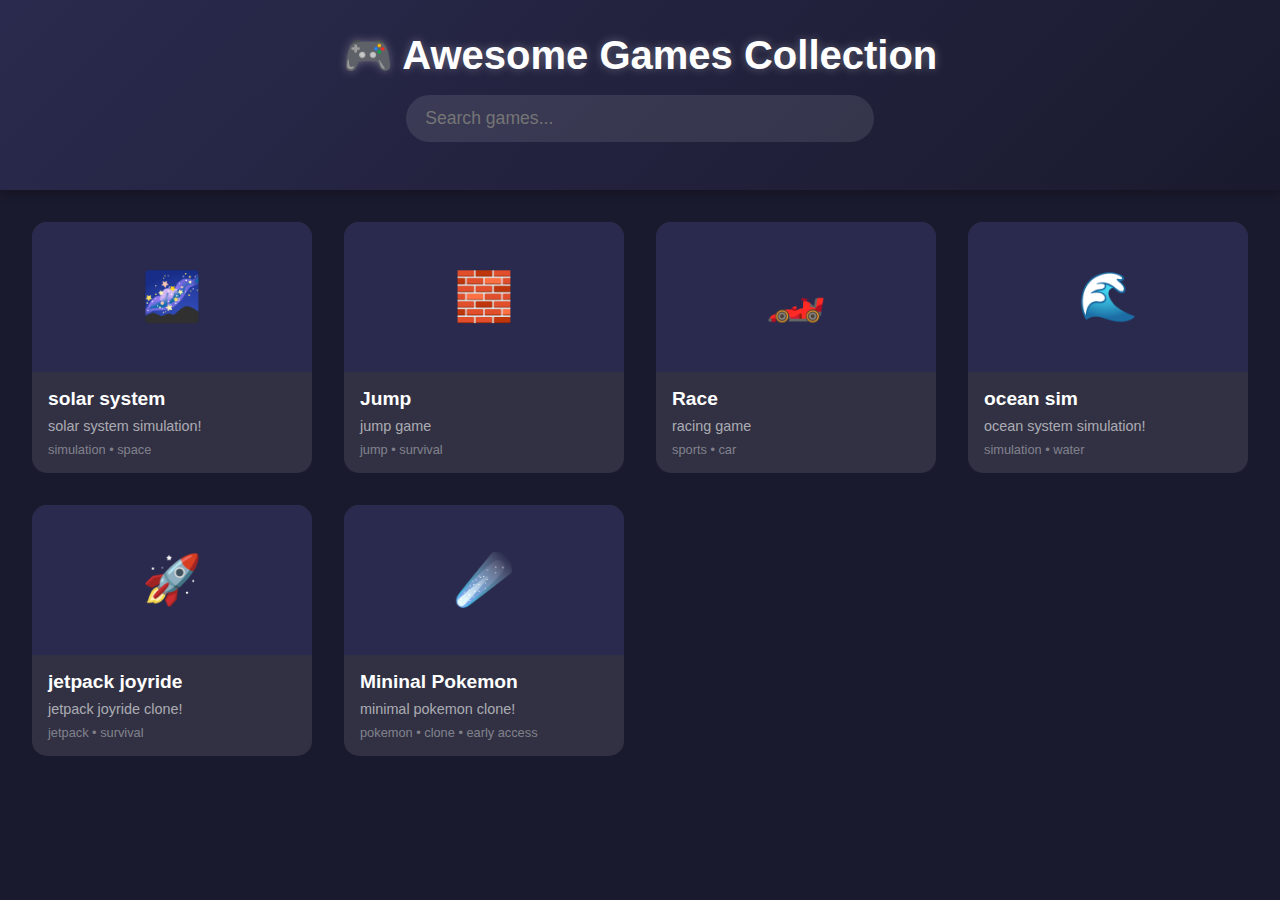
<file: index.html>
<!DOCTYPE html>
<html lang="en">
<head>
    <meta charset="UTF-8">
    <meta name="viewport" content="width=device-width, initial-scale=1.0">
    <title>Awesome Games Collection</title>
    <style>
        * {
            margin: 0;
            padding: 0;
            box-sizing: border-box;
            font-family: 'Segoe UI', Tahoma, Geneva, Verdana, sans-serif;
        }

        body {
            background: #1a1a2e;
            color: white;
        }

        header {
            background: linear-gradient(135deg, #2a2a4e, #1a1a2e);
            padding: 2rem;
            text-align: center;
            box-shadow: 0 2px 10px rgba(0,0,0,0.3);
        }

        h1 {
            font-size: 2.5rem;
            margin-bottom: 1rem;
            color: #fff;
            text-shadow: 0 0 10px rgba(255,255,255,0.3);
        }

        .search-box {
            max-width: 500px;
            margin: 1rem auto;
            padding: 0 1rem;
        }

        #search {
            width: 100%;
            padding: 0.8rem 1.2rem;
            border: none;
            border-radius: 25px;
            background: rgba(255,255,255,0.1);
            color: white;
            font-size: 1.1rem;
            transition: all 0.3s ease;
        }

        #search:focus {
            outline: none;
            background: rgba(255,255,255,0.2);
            box-shadow: 0 0 15px rgba(255,255,255,0.1);
        }

        .games-grid {
            display: grid;
            grid-template-columns: repeat(auto-fill, minmax(250px, 1fr));
            gap: 2rem;
            padding: 2rem;
            max-width: 1400px;
            margin: 0 auto;
        }

        .game-card {
            background: rgba(255,255,255,0.1);
            border-radius: 15px;
            overflow: hidden;
            transition: transform 0.3s ease, box-shadow 0.3s ease;
            cursor: pointer;
        }

        .game-card:hover {
            transform: translateY(-5px);
            box-shadow: 0 5px 20px rgba(0,0,0,0.3);
        }

        .game-thumbnail {
            width: 100%;
            height: 150px;
            background: #2a2a4e;
            display: flex;
            align-items: center;
            justify-content: center;
            font-size: 3rem;
            color: #fff;
        }

        .game-info {
            padding: 1rem;
        }

        .game-title {
            font-size: 1.2rem;
            margin-bottom: 0.5rem;
            color: #fff;
        }

        .game-description {
            font-size: 0.9rem;
            color: rgba(255,255,255,0.6);
            margin-bottom: 0.5rem;
        }

        .game-meta {
            font-size: 0.8rem;
            color: rgba(255,255,255,0.4);
        }

        @media (max-width: 600px) {
            .games-grid {
                grid-template-columns: 1fr;
                padding: 1rem;
            }
            
            header {
                padding: 1rem;
            }
            
            h1 {
                font-size: 2rem;
            }
        }

        .no-games {
            text-align: center;
            padding: 2rem;
            color: rgba(255,255,255,0.6);
            grid-column: 1 / -1;
        }
    </style>
</head>
<body>
    <header>
        <h1>🎮 Awesome Games Collection</h1>
        <div class="search-box">
            <input type="text" id="search" placeholder="Search games...">
        </div>
    </header>
    <div class="games-grid" id="gamesGrid">
        <!-- Games will be populated here -->
    </div>

    <script>
        // Define your games here
        const GAMES = [
            {
                title: 'solar system',
                path: 'games/solarsystem.html',
                description: 'solar system simulation!',
                emoji: '🌌',
                tags: ['simulation', 'space']
            },
            //Add more games here as you create them, for example:
            {
             title: 'Jump',
            path: 'games/jump.html',
            description: 'jump game',
            emoji: '🧱',
            tags: ['jump', 'survival']
            },
            {
             title: 'Race',
            path: 'games/car.html',
            description: 'racing game',
            emoji: '🏎️',
            tags: ['sports', 'car']
            },
            {
                title: 'ocean sim',
                path: 'games/ocean.html',
                description: 'ocean system simulation!',
                emoji: '🌊',
                tags: ['simulation', 'water']
            },
            {
                title: 'jetpack joyride',
                path: 'games/jetpack.html',
                description: 'jetpack joyride clone!',
                emoji: '🚀',
                tags: ['jetpack', 'survival']
            },
            {
                title: 'Mininal Pokemon',
                path: 'games/pokemon.html',
                description: 'minimal pokemon clone!',
                emoji: '☄️',
                tags: ['pokemon', 'clone', 'early access']
            }
        ];

        function displayGames(games) {
            const gamesGrid = document.getElementById('gamesGrid');
            
            if (games.length === 0) {
                gamesGrid.innerHTML = `
                    <div class="no-games">
                        <h2>No games found</h2>
                        <p>No games match your search criteria.</p>
                    </div>
                `;
                return;
            }

            gamesGrid.innerHTML = games.map(game => `
                <div class="game-card" onclick="window.location.href='${game.path}'">
                    <div class="game-thumbnail">${game.emoji}</div>
                    <div class="game-info">
                        <h3 class="game-title">${game.title}</h3>
                        <div class="game-description">${game.description}</div>
                        <div class="game-meta">${game.tags.join(' • ')}</div>
                    </div>
                </div>
            `).join('');
        }

        function setupSearch(allGames) {
            const searchInput = document.getElementById('search');
            searchInput.addEventListener('input', (e) => {
                const searchTerm = e.target.value.toLowerCase();
                const filteredGames = allGames.filter(game => 
                    game.title.toLowerCase().includes(searchTerm) ||
                    game.description.toLowerCase().includes(searchTerm) ||
                    game.tags.some(tag => tag.toLowerCase().includes(searchTerm))
                );
                displayGames(filteredGames);
            });
        }

        // Initialize the page
        window.addEventListener('load', () => {
            displayGames(GAMES);
            setupSearch(GAMES);
        });
    </script>
</body>
</html>
</file>
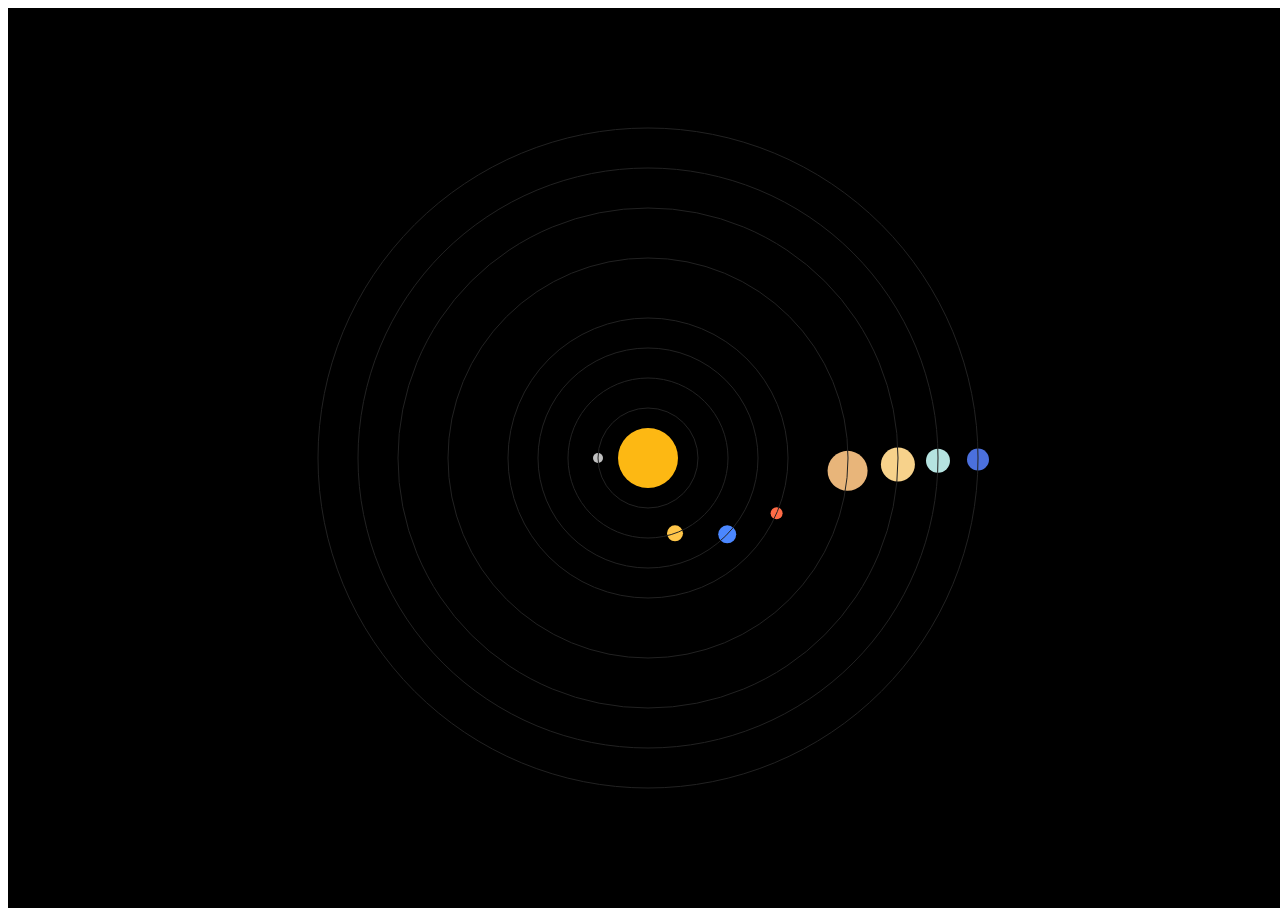
<file: games/solarsystem.html>
<!DOCTYPE html>
<style>
canvas{touch-action:none;background:#000;width:100vw;height:100vh;cursor:move}
</style>
<canvas id="s"></canvas>
<script>
let c=document.getElementById('s'),x=c.getContext('2d'),p={x:0,y:0},d={x:0,y:0},z=1,
planets=[
{n:"Sun",r:30,d:0,s:0,c:"#FDB813"},
{n:"Mercury",r:5,d:50,s:4.1,c:"#C0C0C0"},
{n:"Venus",r:8,d:80,s:1.6,c:"#FFC649"},
{n:"Earth",r:9,d:110,s:1,c:"#4B87FF"},
{n:"Mars",r:6,d:140,s:0.53,c:"#FF6B46"},
{n:"Jupiter",r:20,d:200,s:0.084,c:"#E8B57A"},
{n:"Saturn",r:17,d:250,s:0.034,c:"#F7D28B"},
{n:"Uranus",r:12,d:290,s:0.012,c:"#B5E3E0"},
{n:"Neptune",r:11,d:330,s:0.006,c:"#4B70DD"}
];
function resize(){c.width=window.innerWidth;c.height=window.innerHeight}
resize();window.onresize=resize;
function draw(){
x.setTransform(1,0,0,1,0,0);
x.clearRect(0,0,c.width,c.height);
x.translate(c.width/2+p.x,c.height/2+p.y);
x.scale(z,z);
let t=performance.now()/1000;
planets.forEach(p=>{
let a=t*p.s,px=Math.cos(a)*p.d,py=Math.sin(a)*p.d;
x.beginPath();
x.arc(px,py,p.r,0,2*Math.PI);
x.fillStyle=p.c;
x.fill();
if(p.d){
x.beginPath();
x.arc(0,0,p.d,0,2*Math.PI);
x.strokeStyle="#222";
x.stroke()
}
})
requestAnimationFrame(draw)
}
draw();
let md=false,lx=0,ly=0;
c.onmousedown=c.ontouchstart=e=>{
md=true;
lx=e.touches?e.touches[0].clientX:e.clientX;
ly=e.touches?e.touches[0].clientY:e.clientY
};
c.onmouseup=c.ontouchend=()=>md=false;
c.onmousemove=c.ontouchmove=e=>{
if(!md)return;
let cx=e.touches?e.touches[0].clientX:e.clientX,
cy=e.touches?e.touches[0].clientY:e.clientY;
p.x+=cx-lx;
p.y+=cy-ly;
lx=cx;
ly=cy;
e.preventDefault()
};
c.onwheel=e=>{
z=Math.max(.1,Math.min(5,z*(1-e.deltaY*.001)));
e.preventDefault()
}
</script>
</file>
